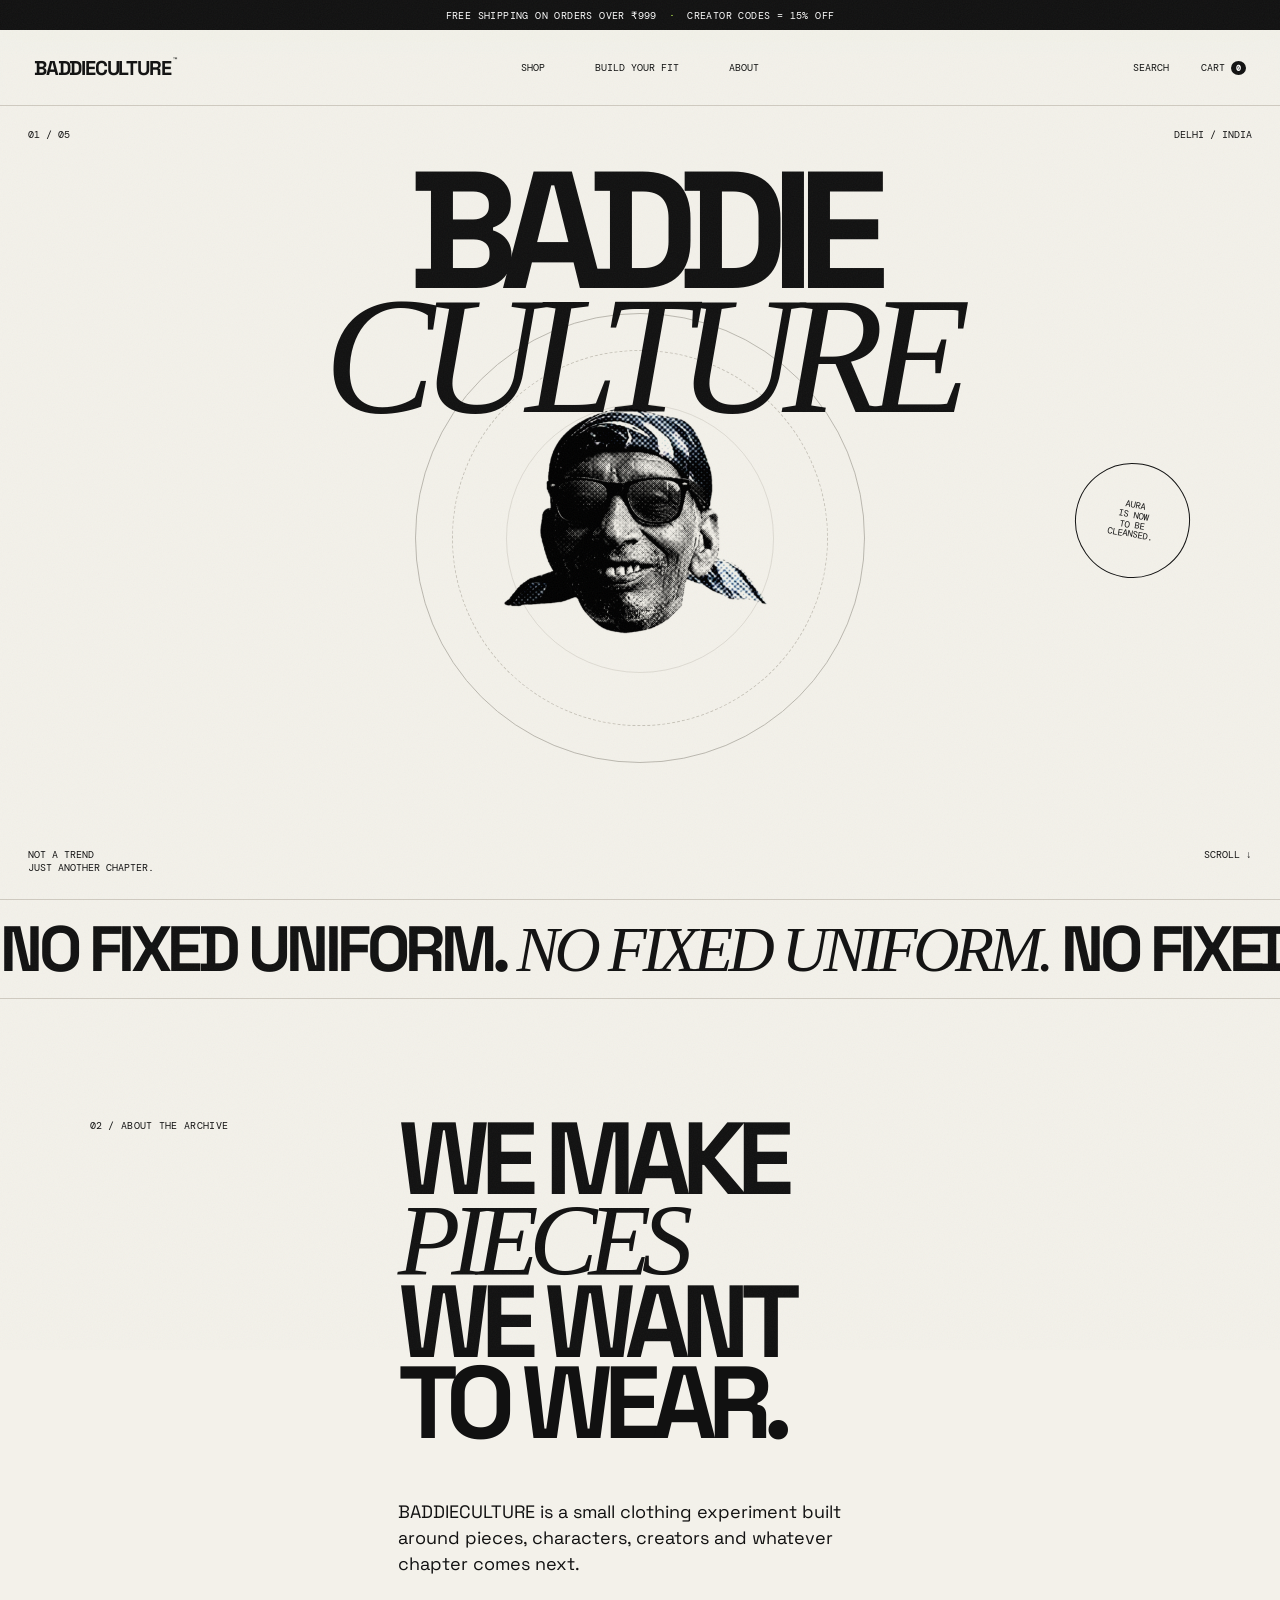
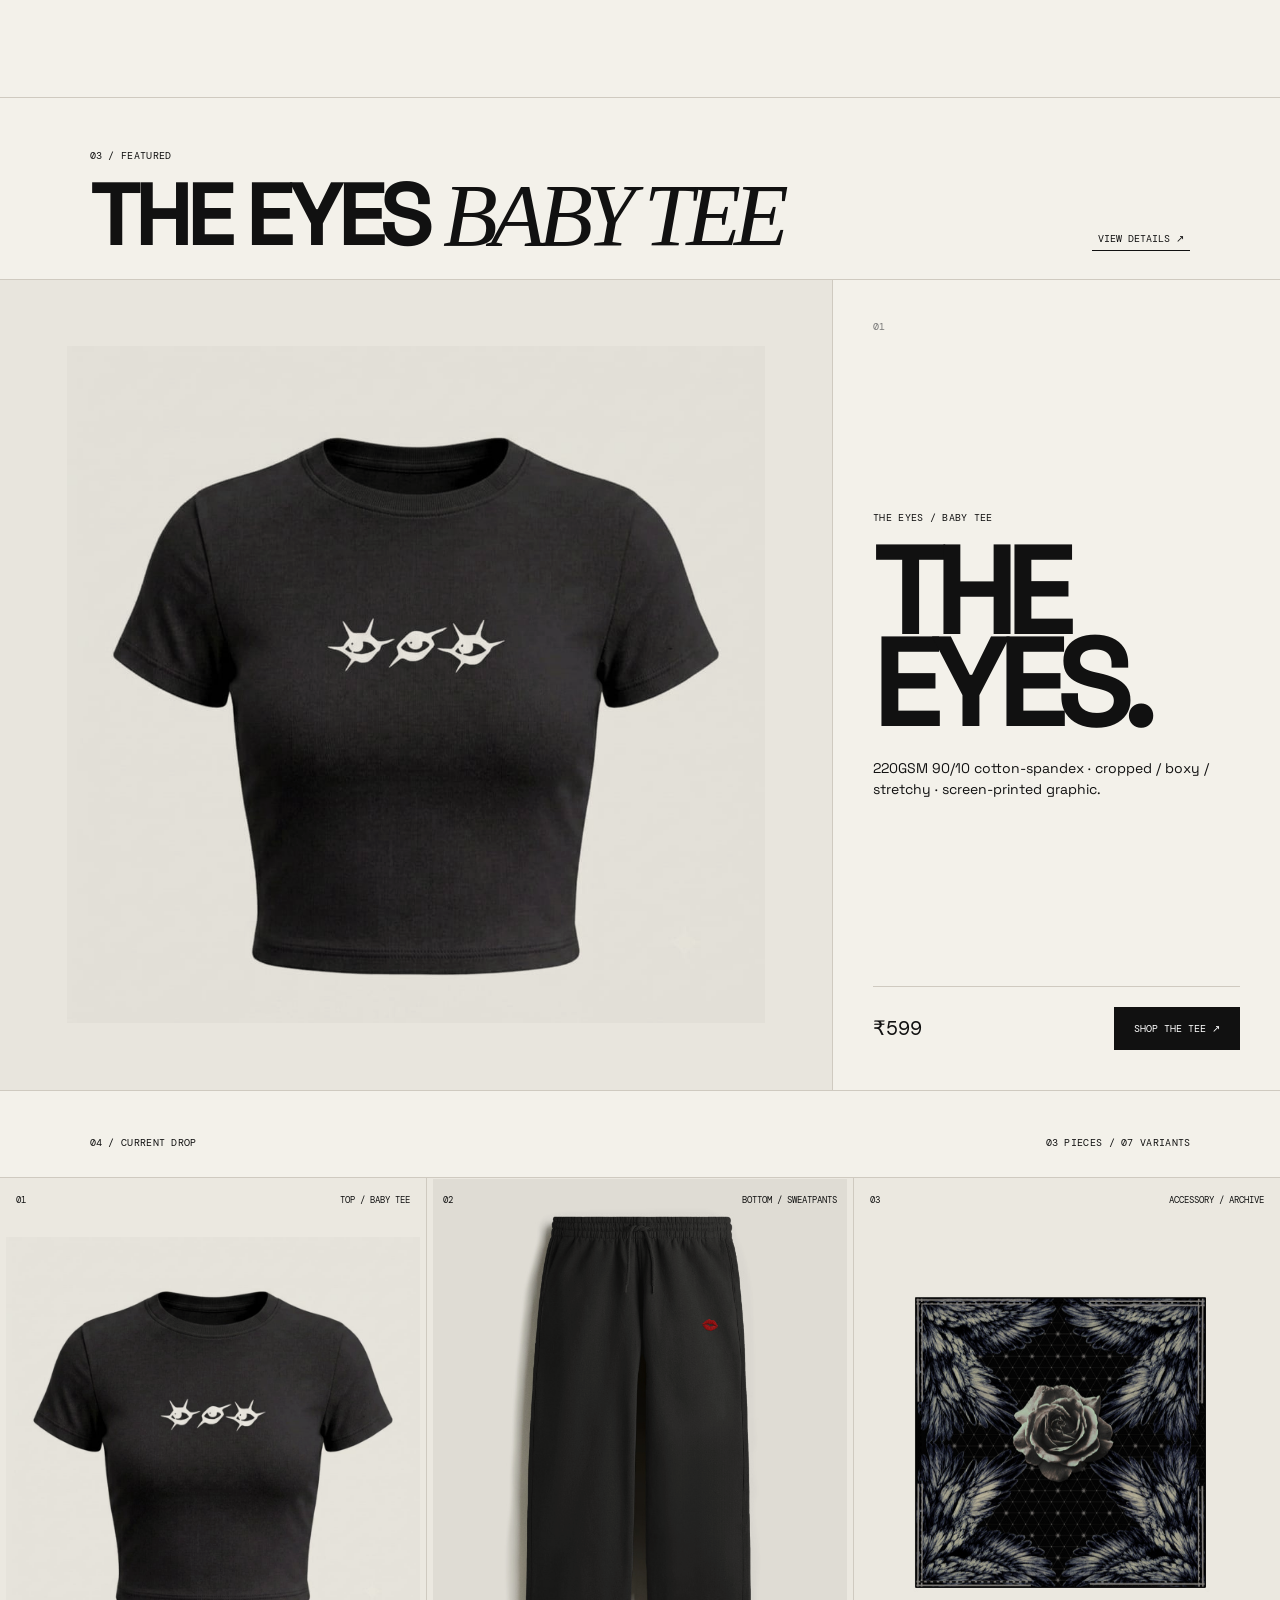
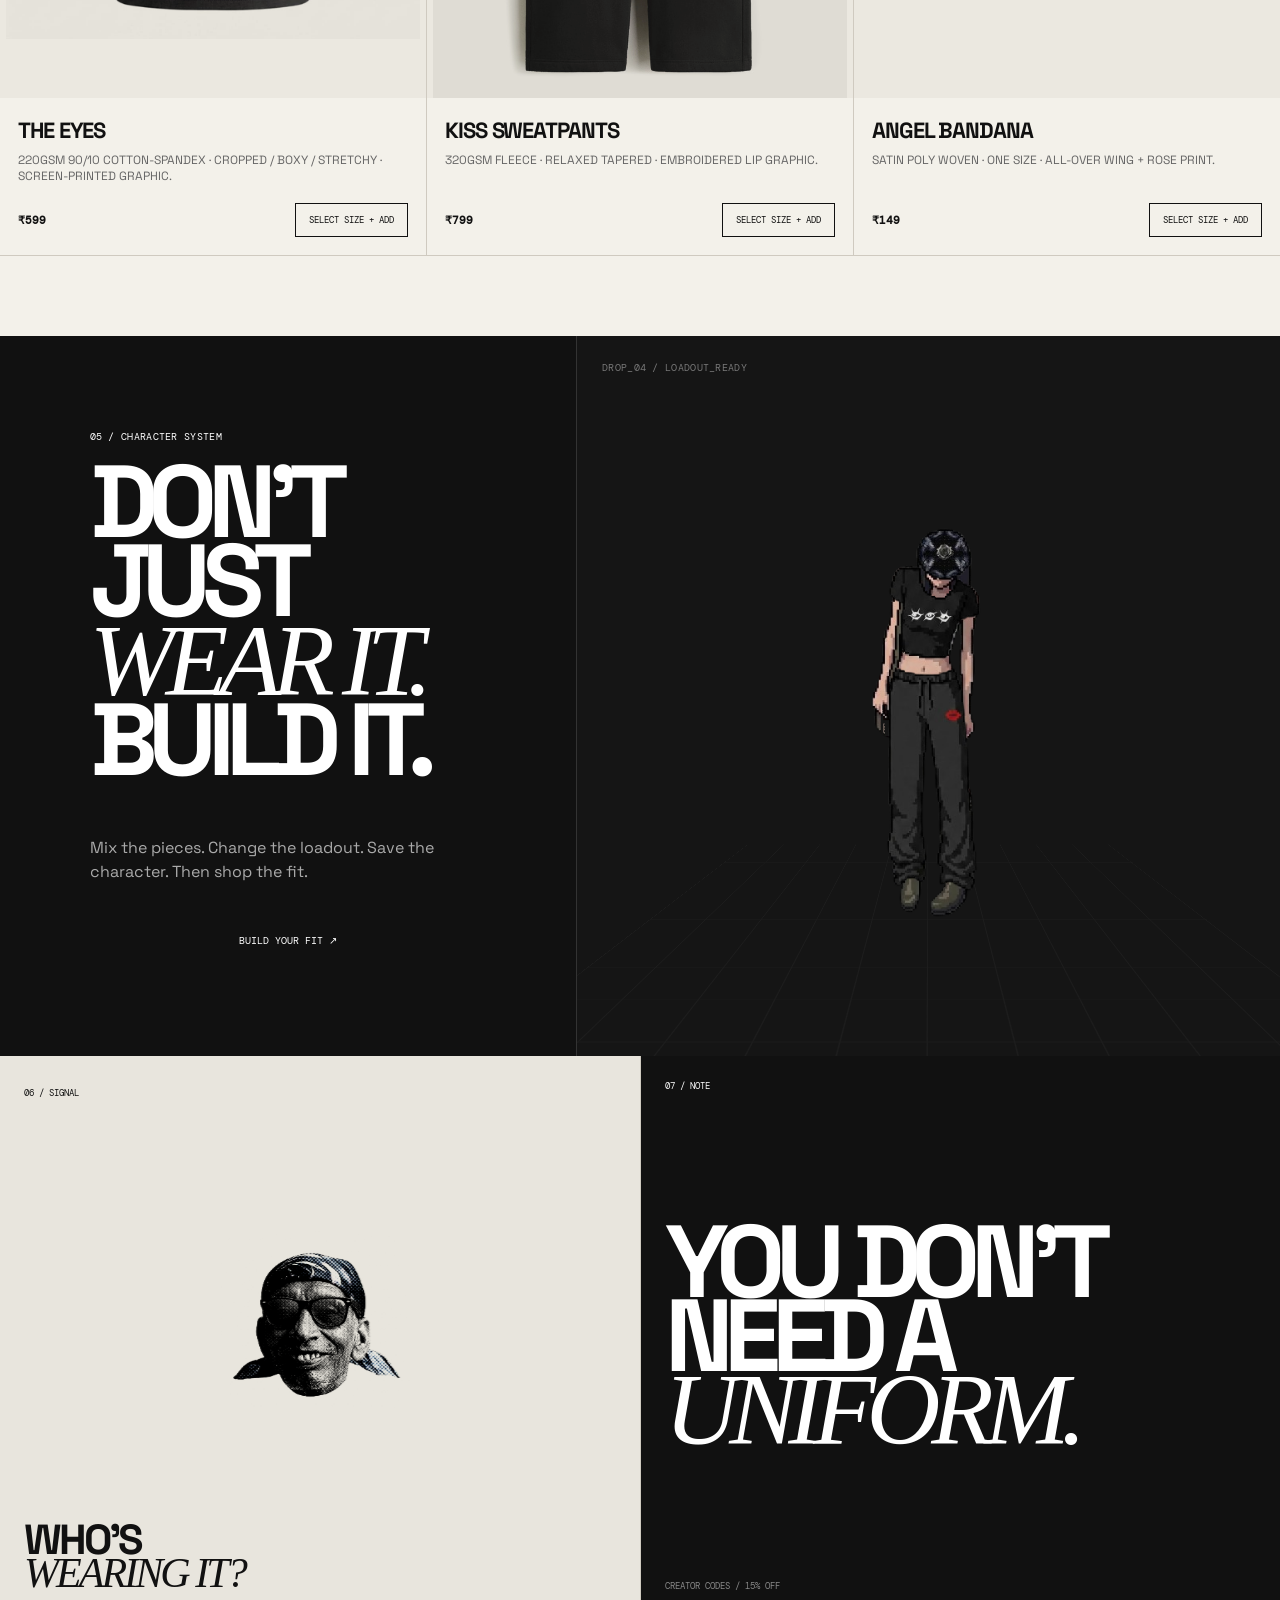
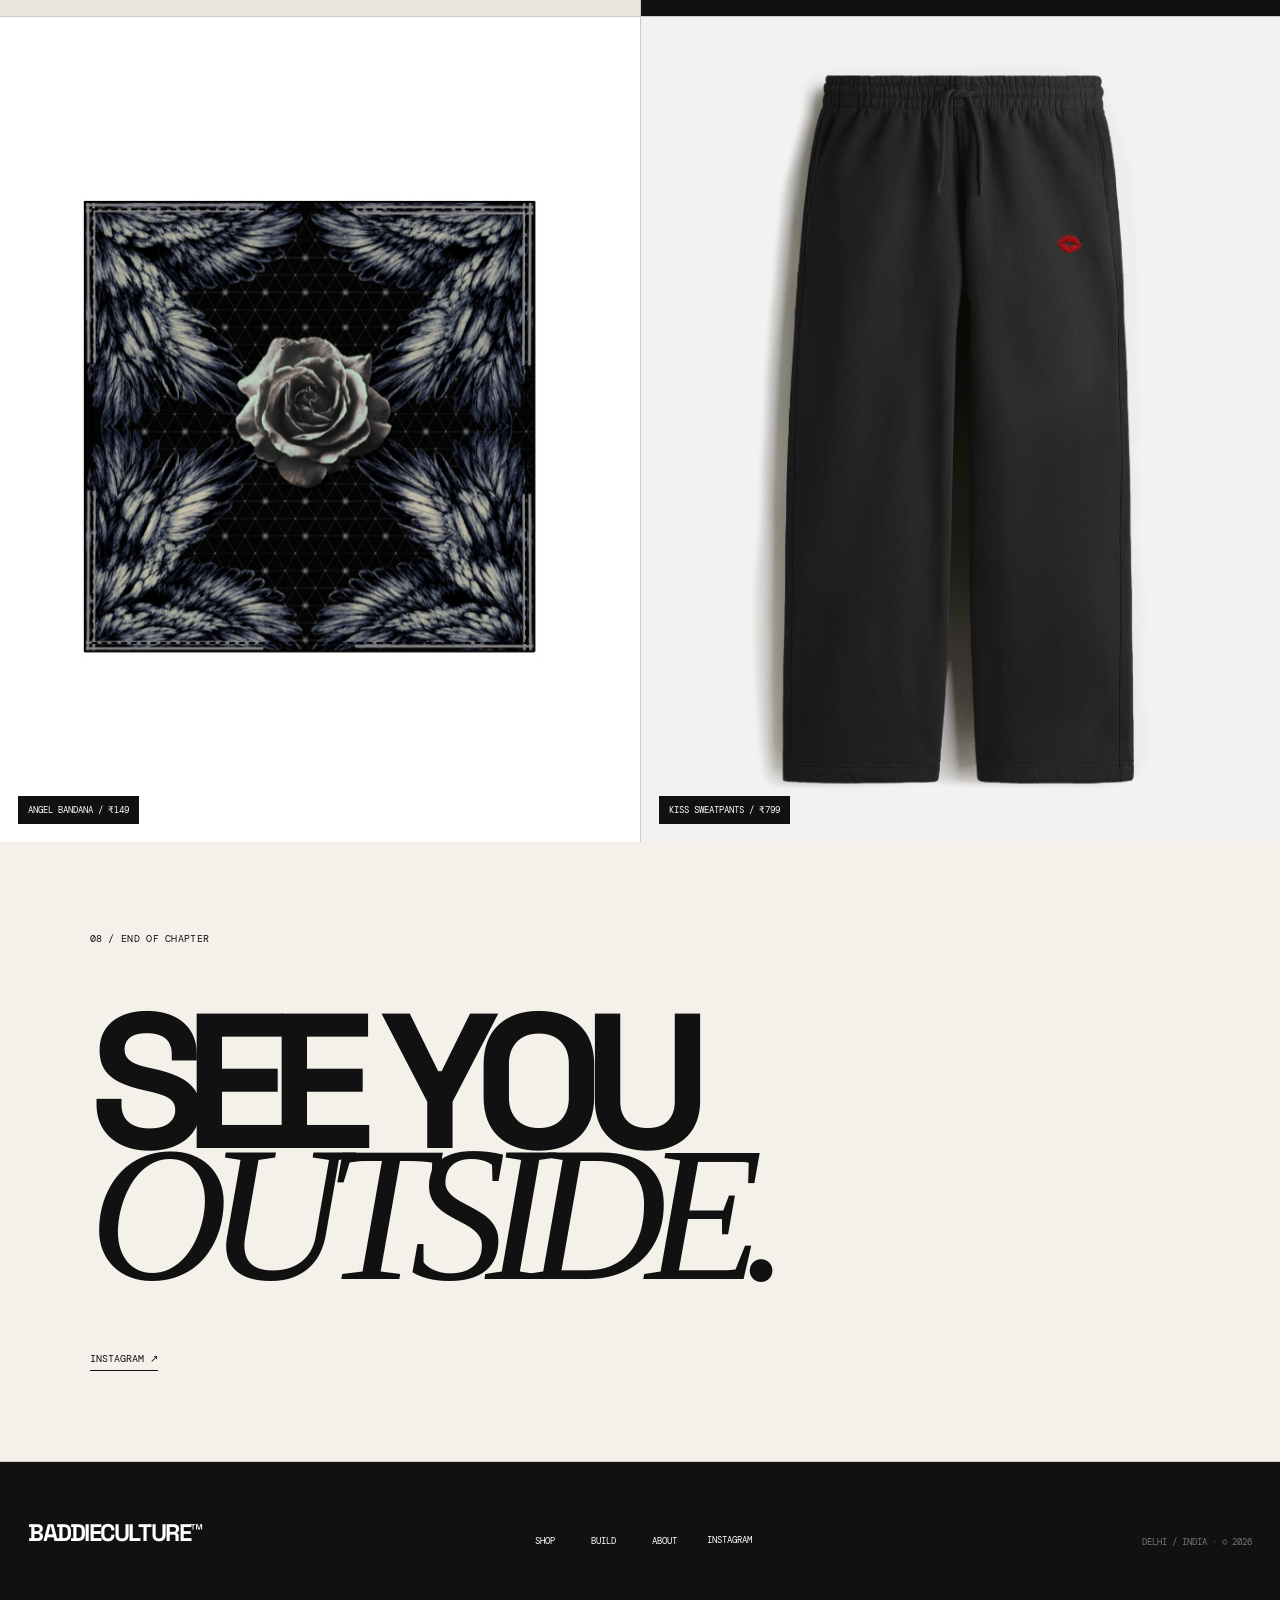
<file: index.html>
<!doctype html>
<html lang="en">
<head>
  <meta charset="utf-8">
  <meta name="viewport" content="width=device-width,initial-scale=1,viewport-fit=cover">
  <meta name="theme-color" content="#f4f2ec">
  <meta name="description" content="BADDIECULTURE — pieces, characters, and chapters from the archive.">
  <title>BADDIECULTURE — THE ARCHIVE</title>
  <link rel="preconnect" href="https://fonts.googleapis.com">
  <link rel="preconnect" href="https://fonts.gstatic.com" crossorigin>
  <link href="https://fonts.googleapis.com/css2?family=DM+Mono:wght@400;500&family=Space+Grotesk:wght@400;500;600;700&display=swap" rel="stylesheet">
  <link rel="stylesheet" href="styles.css">
</head>
<body>
  <div class="grain" aria-hidden="true"></div>
  <div class="cursor" aria-hidden="true"></div>
  <div class="announce">FREE SHIPPING ON ORDERS OVER ₹999 <span>·</span> CREATOR CODES = 15% OFF</div>

  <header class="site-nav" id="top">
    <button class="wordmark" data-scroll="home">BADDIECULTURE<span>™</span></button>
    <nav class="desktop-nav" aria-label="Primary">
      <button data-scroll="shop">SHOP</button>
      <button data-open-builder>BUILD YOUR FIT</button>
      <button data-scroll="about">ABOUT</button>
    </nav>
    <div class="nav-tools">
      <button data-search aria-label="Search">SEARCH</button>
      <button data-cart> CART <b id="cart-count">0</b></button>
      <button class="mobile-menu" data-menu aria-label="Menu">MENU</button>
    </div>
  </header>
  <div class="mobile-nav" id="mobile-nav">
    <button data-scroll="shop">SHOP</button>
    <button data-open-builder>BUILD YOUR FIT</button>
    <button data-scroll="about">ABOUT</button>
    <button data-scroll="contact">CONTACT</button>
  </div>

  <main id="home">
    <section class="hero">
      <div class="hero-copy hero-copy-top"><span>01 / 05</span><span>DELHI / INDIA</span></div>
      <div class="hero-title">BADDIE<br><em>CULTURE</em></div>
      <div class="hero-man">
        <div class="hero-ring"></div>
        <img src="assets/old-man.png" alt="BADDIECULTURE archive artwork">
      </div>
      <div class="hero-copy hero-copy-bottom"><span>NOT A TREND<br>JUST ANOTHER CHAPTER.</span><span>SCROLL ↓</span></div>
      <div class="hero-sticker">AURA<br>IS NOW<br>TO BE<br>CLEANSED.</div>
    </section>

    <section class="ticker" aria-label="Brand message"><div>NO FIXED UNIFORM. <i>NO FIXED UNIFORM.</i> NO FIXED UNIFORM. <i>NO FIXED UNIFORM.</i></div></section>

    <section class="intro split" id="about">
      <div class="eyebrow">02 / ABOUT THE ARCHIVE</div>
      <div>
        <h1>WE MAKE<br><em>PIECES</em><br>WE WANT<br>TO WEAR.</h1>
        <p>BADDIECULTURE is a small clothing experiment built around pieces, characters, creators and whatever chapter comes next.</p>
      </div>
    </section>

    <section class="featured" id="shop">
      <div class="section-head"><div><span class="eyebrow">03 / FEATURED</span><h2>THE EYES <em>BABY TEE</em></h2></div><button class="text-link" data-product="tee01">VIEW DETAILS ↗</button></div>
      <div class="featured-grid">
        <button class="featured-image image-button" data-product="tee01"><img src="assets/tee-black.jpg" alt="Black Eyes Baby Tee"></button>
        <div class="featured-copy">
          <div class="big-index">01</div>
          <div><span class="mono">THE EYES / BABY TEE</span><h3>THE<br>EYES.</h3><p>220GSM 90/10 cotton-spandex · cropped / boxy / stretchy · screen-printed graphic.</p></div>
          <div class="feature-bottom"><strong>₹599</strong><button class="primary" data-product="tee01">SHOP THE TEE ↗</button></div>
        </div>
      </div>
    </section>

    <section class="products-section">
      <div class="section-head compact"><span class="eyebrow">04 / CURRENT DROP</span><span class="mono">03 PIECES / 07 VARIANTS</span></div>
      <div class="product-grid" id="product-grid"></div>
    </section>

    <section class="build-feature">
      <div class="build-copy"><span class="eyebrow">05 / CHARACTER SYSTEM</span><h2>DON'T JUST<br><em>WEAR IT.</em><br>BUILD IT.</h2><p>Mix the pieces. Change the loadout. Save the character. Then shop the fit.</p><button class="primary dark" data-open-builder>BUILD YOUR FIT ↗</button></div>
      <div class="build-art"><div class="build-grid-lines"></div><div class="build-label mono">DROP_04 / LOADOUT_READY</div><div class="mini-character"><img src="builder/assets/fighter-base-top-bottom-clean.png" alt="Character builder preview"><img src="builder/assets/fighter-tee-black.png" alt=""><img src="builder/assets/fighter-pants-black.png" alt=""><img src="builder/assets/fighter-bandana.png" alt=""></div></div>
    </section>

    <section class="archive-grid">
      <article class="archive-card old"><span>06 / SIGNAL</span><img src="assets/old-man.png" alt="Archive artwork"><strong>WHO'S<br><em>WEARING IT?</em></strong></article>
      <article class="archive-card quote"><span>07 / NOTE</span><strong>YOU DON'T<br>NEED A<br><em>UNIFORM.</em></strong><small>CREATOR CODES / 15% OFF</small></article>
      <article class="archive-card bandana"><img src="assets/bandana.jpg" alt="Angel bandana"><span>ANGEL BANDANA / ₹149</span></article>
      <article class="archive-card pants"><img src="assets/pants-black.jpg" alt="Black Kiss sweatpants"><span>KISS SWEATPANTS / ₹799</span></article>
    </section>

    <section class="manifesto" id="contact"><div class="mono">08 / END OF CHAPTER</div><h2>SEE YOU<br><em>OUTSIDE.</em></h2><a href="https://instagram.com/baddieculture.in" target="_blank" rel="noopener">INSTAGRAM ↗</a></section>
  </main>

  <footer><div class="footer-word">BADDIECULTURE™</div><div class="footer-links"><button data-scroll="shop">SHOP</button><button data-open-builder>BUILD</button><button data-scroll="about">ABOUT</button><a href="https://instagram.com/baddieculture.in" target="_blank" rel="noopener">INSTAGRAM</a></div><span>DELHI / INDIA · © 2026</span></footer>

  <aside class="drawer-wrap" id="cart-drawer" aria-hidden="true"><div class="drawer-backdrop" data-close-cart></div><div class="drawer"><div class="drawer-head"><span>YOUR CART</span><button data-close-cart>×</button></div><div id="cart-items"></div><div class="drawer-foot"><div><span>SUBTOTAL</span><strong id="cart-total">₹0</strong></div><button class="primary dark full" id="go-checkout">CHECKOUT ↗</button></div></div></aside>

  <div class="modal" id="product-modal" aria-hidden="true"><div class="modal-backdrop" data-close-modal></div><section class="product-modal-card"><button class="modal-close" data-close-modal>×</button><div class="modal-media"><img id="modal-image" alt=""></div><div class="modal-info"><span class="eyebrow" id="modal-cat"></span><h2 id="modal-name"></h2><strong id="modal-price"></strong><p id="modal-desc"></p><div class="modal-row"><span>COLOR</span><div id="modal-colors"></div></div><div class="modal-row"><span>SIZE</span><div id="modal-sizes"></div></div><div class="modal-details" id="modal-details"></div><button class="primary dark full" id="modal-add">ADD TO CART</button></div></section></div>

  <div class="search-panel" id="search-panel" aria-hidden="true"><button data-search>×</button><span class="eyebrow">SEARCH THE ARCHIVE</span><input id="search-input" placeholder="TYPE TO SEARCH..." autocomplete="off"><div id="search-results"></div></div>

  <div class="checkout" id="checkout" aria-hidden="true"><div class="checkout-inner"><button class="back" id="checkout-back">← BACK TO CART</button><div class="checkout-head"><span class="eyebrow">CHECKOUT / WHATSAPP</span><h1>READY<br><em>WHEN YOU ARE.</em></h1></div><div class="checkout-grid"><form id="checkout-form"><label>NAME*<input name="name" required autocomplete="name"></label><label>MOBILE*<input name="mobile" required inputmode="tel" autocomplete="tel"></label><label>EMAIL<input name="email" type="email" autocomplete="email"></label><label>FULL ADDRESS*<textarea name="address" required autocomplete="street-address"></textarea></label><div class="two"><label>CITY*<input name="city" required autocomplete="address-level2"></label><label>STATE*<input name="state" required autocomplete="address-level1"></label></div><label>PINCODE*<input name="pincode" required inputmode="numeric" autocomplete="postal-code"></label><label>ORDER NOTES<textarea name="notes"></textarea></label></form><aside class="checkout-side"><div class="summary"><span class="eyebrow">ORDER SUMMARY</span><div id="checkout-items"></div><div class="redeem"><input id="redeem" placeholder="CREATOR / REDEEM CODE" maxlength="24"><button id="apply-code" type="button">APPLY</button></div><div id="redeem-msg" class="redeem-msg"></div><div class="summary-line"><span>SUBTOTAL</span><b id="checkout-subtotal">₹0</b></div><div class="summary-line"><span>DISCOUNT</span><b id="checkout-discount">—</b></div><div class="summary-line total"><span>TOTAL</span><b id="checkout-total">₹0</b></div><button class="primary dark full" type="submit" form="checkout-form">ORDER VIA WHATSAPP ↗</button><small>WhatsApp opens with the complete order, customer details, redeem code and total already filled in.</small></div></aside></div></div></div>

  <div class="builder-overlay" id="builder-overlay" aria-hidden="true"><div class="builder-top"><span>BADDIECULTURE / CHARACTER SYSTEM</span><button data-close-builder>× CLOSE</button></div><iframe id="builder-frame" title="BADDIECULTURE character builder" src="builder/index.html"></iframe></div>
  <div class="toast" id="toast" role="status" aria-live="polite"></div>
  <script src="app.js"></script>
</body>
</html>
</file>
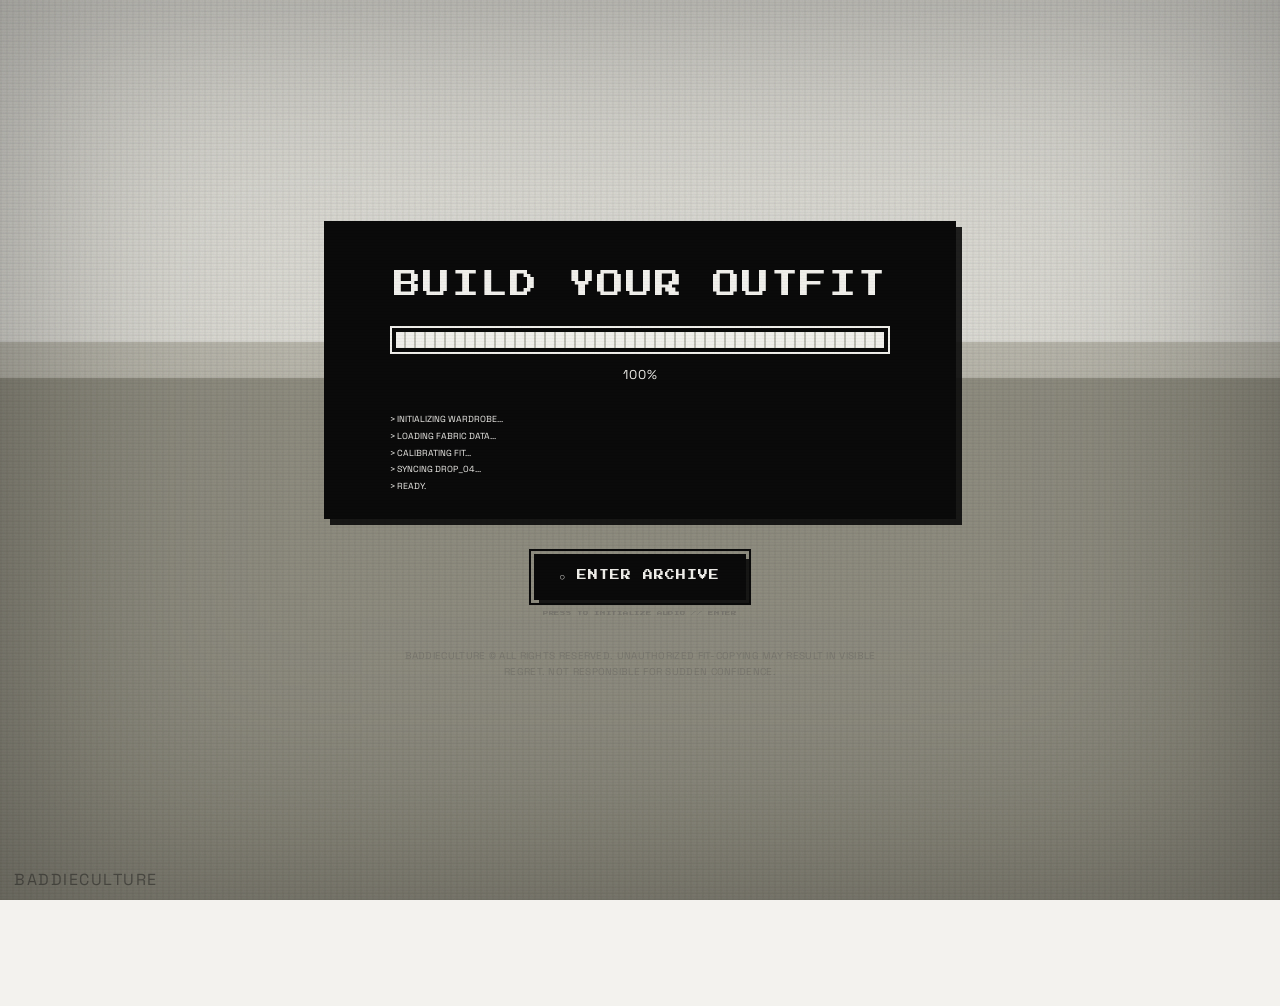
<file: builder/index.html>
<!DOCTYPE html>
<html lang="en">
<head>
  <meta charset="UTF-8">
  <meta name="viewport" content="width=device-width, initial-scale=1.0, viewport-fit=cover">
  <meta name="theme-color" content="#0a0a0a">
  <meta name="description" content="BADDIECULTURE // BUILD YOUR OUTFIT">
  <meta name="theme-color" content="#0a0a0a">
  <title>BADDIECULTURE // BUILD YOUR OUTFIT</title>
  <link rel="preconnect" href="https://fonts.googleapis.com">
  <link rel="preconnect" href="https://fonts.gstatic.com" crossorigin>
  <link href="https://fonts.googleapis.com/css2?family=Press+Start+2P&family=Space+Grotesk:wght@400;500;600;700&display=swap" rel="stylesheet">
  <link rel="stylesheet" href="styles.css">
</head>
<body>
  <div class="liminal-bg" aria-hidden="true"></div>
  <div class="grain-overlay" aria-hidden="true"></div>
  <div class="scan-overlay" aria-hidden="true"></div>
  <button class="brand-mark pixel" id="brand-secret" type="button" aria-label="BADDIECULTURE signal">BADDIECULTURE</button>
  <div class="signal-toast pixel" id="signal-toast" role="status" aria-live="polite"></div>

  <main id="app">
    <section class="screen active" id="screen-boot" aria-label="Loading">
      <div class="panel boot-card">
        <div class="boot-title pixel">BUILD YOUR OUTFIT</div>
        <div class="boot-bar-wrap">
          <div class="boot-bar-frame"><div class="boot-bar-track"><div class="boot-bar-fill" id="boot-fill"></div></div></div>
          <div class="boot-pct" id="boot-pct">00%</div>
        </div>
        <div class="boot-log" id="boot-log" aria-live="polite">
          <span>&gt; INITIALIZING WARDROBE...</span>
          <span>&gt; LOADING FABRIC DATA...</span>
          <span>&gt; CALIBRATING FIT...</span>
          <span>&gt; SYNCING DROP_04...</span>
          <span>&gt; READY.</span>
        </div>
      </div>
      <div class="boot-enter" id="boot-enter" hidden>
        <button class="enter-btn pixel" id="enter-btn" type="button">○ ENTER ARCHIVE</button>
        <div class="enter-hint pixel">PRESS TO INITIALIZE AUDIO // ENTER</div>
      </div>
      <p class="disclaimer">BADDIECULTURE © ALL RIGHTS RESERVED. UNAUTHORIZED FIT-COPYING MAY RESULT IN VISIBLE REGRET. NOT RESPONSIBLE FOR SUDDEN CONFIDENCE.</p>
    </section>

    <section class="screen" id="screen-select" aria-label="Build your outfit">
      <header class="hud-header">
        <span>DROP_04 // ARCHIVE_04</span>
        <span class="title">SELECT LOADOUT</span>
        <span id="drop-counter" aria-label="Drop availability">37 / 100 AVAILABLE</span><button class="sound-toggle pixel" id="sound-toggle" type="button" aria-pressed="false" aria-label="Toggle background music">♪ MUSIC: ON</button><span id="stage-count" class="sr-only" aria-hidden="true">01 / 03</span>
      </header>

      <div class="preset-bar" aria-label="Outfit presets">
        <span class="preset-label pixel">PRESETS</span>
        <button class="preset-btn pixel" type="button" data-preset="default">DEFAULT</button>
        <button class="preset-btn pixel" type="button" data-preset="all-black">ALL BLACK</button>
        <button class="preset-btn pixel" type="button" data-preset="street">STREET</button>
        <button class="preset-btn pixel" type="button" data-preset="angel">ANGEL</button>
        <button class="preset-btn pixel" type="button" data-preset="full-fit">FULL FIT</button>
        <button class="random-btn pixel" id="randomize-btn" type="button">⚄ RANDOMIZE</button>
      </div>

      <div class="select-body">
        <button class="arrow-btn pixel" id="prev-btn" aria-label="Previous product">‹</button>

        <div class="product-stage">
          <article class="product-card" id="product-card">
            <div class="product-image" id="product-image">
              <span class="cat-tag" id="product-cat">TOP</span>
              <img id="product-img" src="" alt="" width="500" height="500" loading="eager" decoding="async">
              <span class="image-index pixel" id="image-index">01</span>
              <div class="asset-error" id="asset-error" hidden role="alert"><span class="pixel">ASSET ERROR</span><button type="button" class="retry-btn pixel" id="retry-img">↻ RETRY</button></div>
            </div>
            <div class="product-name pixel" id="product-name">THREE EYES BABY TEE</div>
            <div class="product-price pixel" id="product-price">₹500</div>
            <div class="color-row" id="color-row"></div>
            <button class="add-btn pixel" id="add-btn">× ADD TO OUTFIT</button>
            <div class="micro-copy" id="micro-copy">SELECT A COLOR // ADD TO LOADOUT</div>
            <button class="info-toggle pixel" id="info-toggle" type="button" aria-expanded="false">+ ITEM DATA</button>
            <div class="product-info" id="product-info" hidden></div>
          </article>

          <div class="mannequin-wrap">
            <div class="mannequin-label pixel">YOUR FIGHTER</div>
            <div class="fighter-frame">
              <div id="mannequin" class="fighter-stack" aria-label="Your fighter outfit">
                <img id="fighter-base" class="fighter-layer base" alt="BADDIECULTURE fighter base" width="432" height="578" decoding="async">
                <img id="fighter-bottom" class="fighter-layer bottom" alt="Equipped bottom" width="432" height="578" decoding="async">
                <img id="fighter-top" class="fighter-layer top" alt="Equipped top" width="432" height="578" decoding="async">
                <img id="fighter-accessory" class="fighter-layer accessory" alt="Equipped accessory" width="432" height="578" decoding="async">
              </div>
              <span class="fighter-status pixel" id="fighter-status">BASE LOADOUT</span>
            </div>
            <div class="tray" id="tray" aria-label="Selected outfit slots">
              <button class="tray-slot" data-slot="top" type="button">TOP</button>
              <button class="tray-slot" data-slot="bottom" type="button">BTM</button>
              <button class="tray-slot" data-slot="accessory" type="button">ACC</button>
            </div>
            <button class="stats-toggle pixel" id="stats-toggle" type="button" aria-expanded="false">+ FIGHTER DATA</button>
            <div class="fighter-stats" id="fighter-stats" aria-label="Fighter stats" hidden>
              <div><span>AURA</span><b id="stat-aura">05</b></div>
              <div><span>CHAOS</span><b id="stat-chaos">05</b></div>
              <div><span>STYLE</span><b id="stat-style">05</b></div>
              <div><span>ENERGY</span><b id="stat-energy">05</b></div>
            </div>
</div>
        </div>

        <button class="arrow-btn pixel" id="next-btn" aria-label="Next product">›</button>
      </div>

      <div class="character-actions">
        <button class="save-fit-btn pixel" id="save-fit-btn" type="button">↓ SAVE CHARACTER</button>
        <button class="share-fit-btn pixel" id="share-fit-btn" type="button">↗ SHARE CHARACTER</button>
      </div>

      <button class="proceed-btn pixel" id="proceed-btn">○ VIEW LOADOUT</button>
    </section>

    <section class="screen" id="screen-loadout" aria-label="Your loadout">
      <button class="back-link pixel" id="back-to-select">← BACK TO SELECT</button>
      <header class="hud-header"><span class="title">YOUR LOADOUT</span><span id="loadout-count">0 ITEMS</span></header>
      <div class="loadout-grid" id="loadout-grid"></div>
      <div class="redeem-box">
        <input type="text" id="redeem-input" placeholder="ENTER CREATOR CODE" autocomplete="off" maxlength="24">
        <button id="redeem-btn" class="pixel">○ APPLY</button>
      </div>
      <div class="redeem-msg" id="redeem-msg" aria-live="polite"></div>
      <div class="hud-box">
        <div class="hud-box-title">ORDER SUMMARY</div>
        <div id="price-lines"></div>
      </div>
      <button class="confirm-btn pixel" id="confirm-btn" disabled>× CONFIRM ORDER</button>
    </section>

    <section class="screen" id="screen-confirm" aria-label="Order confirmation">
      <div class="panel confirm-card">
        <div class="connecting-text pixel connecting-dots" id="connecting-text">CONNECTING</div>
        <div class="confirm-summary" id="confirm-summary"></div>
        <a href="#" target="_blank" rel="noopener" class="wa-btn pixel" id="wa-link">○ OPEN WHATSAPP</a>
        <div class="confirm-note">Your outfit details are pre-filled in the message. We'll ask for your delivery address once you confirm.</div>
      </div>
      <button class="back-link pixel" id="restart-btn">← START OVER</button>
    </section>
  </main>

  <aside class="cart-drawer" id="cart-drawer" aria-label="Cart" aria-hidden="true">
    <div class="cart-head">
      <span class="pixel">YOUR CART</span>
      <button class="cart-close pixel" id="cart-close" type="button" aria-label="Close cart">×</button>
    </div>
    <div class="cart-items" id="cart-items"></div>
    <div class="cart-foot">
      <div class="cart-total pixel"><span>TOTAL</span><span id="cart-total">₹0</span></div>
      <button class="cart-checkout pixel" id="cart-checkout" type="button" aria-label="View your loadout">○ VIEW LOADOUT</button>
    </div>
  </aside>
  <button class="cart-fab pixel" id="cart-fab" type="button" aria-label="Open cart">CART <span id="cart-count-badge">0</span></button>

    <script src="app.js" defer></script>
</body>
</html>
</file>
<file: styles.css>
:root{--paper:#f3f1ea;--ink:#111;--muted:#777;--line:#cfcac0;--soft:#e7e3d9;--acid:#c9ff55;--mono:'DM Mono',monospace;--grotesk:'Space Grotesk',Arial,sans-serif}*{box-sizing:border-box}html{scroll-behavior:smooth}body{margin:0;background:var(--paper);color:var(--ink);font-family:var(--grotesk);overflow-x:hidden}button,a,input,textarea{font:inherit}button{border:0;background:none;color:inherit;cursor:pointer}a{text-decoration:none;color:inherit}.grain{position:fixed;inset:-50%;z-index:50;pointer-events:none;opacity:.045;background-image:url("data:image/svg+xml,%3Csvg xmlns='http://www.w3.org/2000/svg' width='160' height='160'%3E%3Cfilter id='n'%3E%3CfeTurbulence type='fractalNoise' baseFrequency='.8' numOctaves='4' stitchTiles='stitch'/%3E%3C/filter%3E%3Crect width='100%25' height='100%25' filter='url(%23n)'/%3E%3C/svg%3E");animation:grain .25s steps(2) infinite}@keyframes grain{0%{transform:translate(0,0)}25%{transform:translate(2%,-1%)}50%{transform:translate(-1%,2%)}75%{transform:translate(1%,1%)}100%{transform:translate(-2%,-1%)}}.announce{height:30px;background:#111;color:#fff;display:flex;justify-content:center;align-items:center;gap:12px;font:10px var(--mono);letter-spacing:.04em}.announce span{color:var(--acid)}.site-nav{height:76px;padding:0 28px;border-bottom:1px solid var(--line);display:grid;grid-template-columns:1fr auto 1fr;align-items:center;position:sticky;top:0;background:rgba(243,241,234,.93);backdrop-filter:blur(10px);z-index:40}.wordmark{justify-self:start;font-size:20px;font-weight:700;letter-spacing:-.06em}.wordmark span{font-size:8px;vertical-align:top;margin-left:3px}.desktop-nav{display:flex;gap:38px;font:10px var(--mono)}.desktop-nav button,.nav-tools button{position:relative}.desktop-nav button:after,.nav-tools button:after{content:'';position:absolute;left:0;right:100%;bottom:-7px;height:1px;background:#111;transition:right .3s}.desktop-nav button:hover:after,.nav-tools button:hover:after{right:0}.nav-tools{justify-self:end;display:flex;gap:20px;font:10px var(--mono)}.nav-tools b{background:#111;color:#fff;padding:2px 5px;border-radius:50%;font-size:8px}.mobile-menu{display:none}.mobile-nav{display:none}.hero{height:calc(100vh - 106px);min-height:650px;position:relative;overflow:hidden;border-bottom:1px solid var(--line)}.hero-copy{position:absolute;z-index:2;left:28px;right:28px;display:flex;justify-content:space-between;font:10px var(--mono)}.hero-copy-top{top:22px}.hero-copy-bottom{bottom:25px}.hero-title{position:absolute;z-index:2;top:8%;left:50%;transform:translateX(-50%);width:100%;text-align:center;font-size:clamp(72px,13vw,190px);font-weight:700;line-height:.74;letter-spacing:-.105em;pointer-events:none}.hero-title em{font-family:Georgia,serif;font-weight:400;letter-spacing:-.09em}.hero-man{position:absolute;inset:17% 0 8%;display:grid;place-items:center}.hero-man img{width:min(44vw,510px);height:min(44vw,510px);object-fit:contain;position:relative;z-index:2;mix-blend-mode:multiply;animation:float 5s ease-in-out infinite}.hero-ring{position:absolute;width:min(38vw,450px);height:min(38vw,450px);border:1px solid #bbb8af;border-radius:50%;animation:spin 20s linear infinite}.hero-ring:before,.hero-ring:after{content:'';position:absolute;inset:8%;border:1px dashed #c8c4ba;border-radius:50%}.hero-ring:after{inset:20%;border-style:solid;opacity:.5}@keyframes float{0%,100%{transform:translateY(0) rotate(-1deg)}50%{transform:translateY(-14px) rotate(1deg)}}@keyframes spin{to{transform:rotate(360deg)}}.hero-sticker{position:absolute;right:7%;top:45%;z-index:3;width:115px;height:115px;border:1px solid #111;border-radius:50%;display:grid;place-items:center;text-align:center;font:9px var(--mono);line-height:1.1;transform:rotate(10deg);animation:pulse 3s ease-in-out infinite}@keyframes pulse{50%{transform:rotate(3deg) scale(1.04)}}.ticker{overflow:hidden;border-bottom:1px solid var(--line);white-space:nowrap;font-size:clamp(36px,5vw,72px);font-weight:700;letter-spacing:-.07em;padding:8px 0}.ticker div{display:inline-block;animation:marquee 20s linear infinite}.ticker i{font-family:Georgia,serif;font-weight:400}@keyframes marquee{to{transform:translateX(-50%)}}.split{display:grid;grid-template-columns:28% 72%;min-height:650px;padding:120px 7vw;border-bottom:1px solid var(--line)}.eyebrow,.mono{font:10px var(--mono);letter-spacing:.03em}.split h1{font-size:clamp(60px,8vw,130px);line-height:.79;letter-spacing:-.09em;margin:0 0 55px}.split h1 em,.featured h2 em,.build-copy h2 em,.manifesto em{font-family:Georgia,serif;font-weight:400}.split p{max-width:490px;font-size:18px;line-height:1.45;margin:0}.featured{border-bottom:1px solid var(--line)}.section-head{padding:45px 7vw 28px;display:flex;align-items:end;justify-content:space-between}.section-head h2{font-size:clamp(45px,7vw,100px);line-height:.8;letter-spacing:-.08em;margin:15px 0 0}.text-link{font:10px var(--mono);border-bottom:1px solid #111;padding-bottom:5px}.featured-grid{display:grid;grid-template-columns:1.3fr .7fr;min-height:680px;border-top:1px solid var(--line)}.featured-image{padding:8%;background:#e8e5dd;display:grid;place-items:center;overflow:hidden}.featured-image img{width:100%;height:100%;object-fit:contain;mix-blend-mode:multiply;transition:transform .8s cubic-bezier(.2,.8,.2,1)}.featured-image:hover img{transform:scale(1.06) rotate(-1deg)}.featured-copy{border-left:1px solid var(--line);padding:40px;display:flex;flex-direction:column;justify-content:space-between}.big-index{font:10px var(--mono);color:var(--muted)}.featured-copy h3{font-size:clamp(80px,10vw,150px);line-height:.72;letter-spacing:-.1em;margin:18px 0 30px}.featured-copy p{font-size:14px;line-height:1.5;max-width:360px}.feature-bottom{display:flex;justify-content:space-between;align-items:center;border-top:1px solid var(--line);padding-top:20px}.feature-bottom strong{font:20px var(--mono)}.primary{background:#111;color:#fff;padding:15px 20px;font:10px var(--mono);transition:transform .2s,box-shadow .2s}.primary:hover{transform:translate(-3px,-3px);box-shadow:5px 5px 0 var(--acid)}.primary.dark{background:#111;color:#fff}.full{width:100%}.products-section{padding-bottom:80px}.section-head.compact{align-items:center}.product-grid{display:grid;grid-template-columns:repeat(3,1fr);gap:1px;background:var(--line);border-top:1px solid var(--line);border-bottom:1px solid var(--line)}.product-card{background:var(--paper);min-width:0}.product-media{height:520px;background:#ebe8e0;position:relative;overflow:hidden;display:grid;place-items:center}.product-media img{width:100%;height:100%;object-fit:contain;mix-blend-mode:multiply;transition:transform .65s cubic-bezier(.2,.8,.2,1)}.product-card:hover .product-media img{transform:scale(1.05)}.product-no{position:absolute;left:16px;top:16px;font:9px var(--mono);z-index:2}.product-cat{position:absolute;right:16px;top:16px;font:9px var(--mono);z-index:2}.product-body{padding:18px}.product-body h3{font-size:22px;margin:0 0 8px;letter-spacing:-.05em}.product-body p{font-size:12px;color:#666;min-height:35px;margin:0 0 16px}.product-meta{display:flex;justify-content:space-between;align-items:center;font:11px var(--mono)}.card-buy{border:1px solid #111;padding:10px 13px;font:9px var(--mono);transition:.2s}.card-buy:hover{background:#111;color:#fff}.build-feature{display:grid;grid-template-columns:45% 55%;min-height:720px;background:#111;color:#fff}.build-copy{padding:90px 7vw;display:flex;flex-direction:column;justify-content:center}.build-copy h2{font-size:clamp(65px,8vw,130px);line-height:.77;letter-spacing:-.09em;margin:20px 0 40px}.build-copy p{max-width:410px;color:#aaa;line-height:1.5;margin-bottom:35px}.build-art{position:relative;overflow:hidden;border-left:1px solid #333;background:#151515;display:grid;place-items:center}.build-grid-lines{position:absolute;inset:0;background-image:linear-gradient(#2a2a2a 1px,transparent 1px),linear-gradient(90deg,#2a2a2a 1px,transparent 1px);background-size:70px 70px;opacity:.35;transform:perspective(500px) rotateX(55deg) scale(1.3);transform-origin:center bottom}.build-label{position:absolute;left:25px;top:25px;color:#777}.mini-character{position:relative;width:min(55%,360px);aspect-ratio:432/578}.mini-character img{position:absolute;inset:0;width:100%;height:100%;object-fit:contain}.mini-character{animation:float 4s ease-in-out infinite}.archive-grid{display:grid;grid-template-columns:1fr 1fr;gap:1px;background:var(--line)}.archive-card{min-height:560px;background:var(--paper);position:relative;overflow:hidden;padding:24px}.archive-card span,.archive-card>small{font:9px var(--mono)}.archive-card.old{background:#e8e5dd}.archive-card.old img{position:absolute;width:55%;height:55%;object-fit:contain;left:50%;top:50%;transform:translate(-50%,-50%);mix-blend-mode:multiply}.archive-card.old strong{position:absolute;left:24px;bottom:25px;font-size:42px;line-height:.8;letter-spacing:-.07em}.archive-card.old em,.archive-card.quote em{font-family:Georgia,serif;font-weight:400}.archive-card.quote{background:#111;color:#fff;display:flex;flex-direction:column;justify-content:space-between}.archive-card.quote strong{font-size:clamp(60px,8vw,110px);line-height:.72;letter-spacing:-.09em}.archive-card.quote small{font:9px var(--mono);color:#888}.archive-card.bandana,.archive-card.pants{padding:0}.archive-card.bandana img,.archive-card.pants img{width:100%;height:100%;object-fit:cover;transition:transform .8s}.archive-card.bandana:hover img,.archive-card.pants:hover img{transform:scale(1.04)}.archive-card.bandana span,.archive-card.pants span{position:absolute;left:18px;bottom:18px;background:#111;color:#fff;padding:8px 10px}.manifesto{min-height:620px;padding:90px 7vw;border-bottom:1px solid var(--line);display:flex;flex-direction:column;justify-content:space-between}.manifesto h2{font-size:clamp(90px,15vw,230px);line-height:.68;letter-spacing:-.11em;margin:0}.manifesto a{font:10px var(--mono);border-bottom:1px solid #111;width:max-content;padding-bottom:5px}footer{background:#111;color:#fff;padding:55px 28px;display:grid;grid-template-columns:1fr auto 1fr;gap:30px;align-items:end}.footer-word{font-size:24px;font-weight:700;letter-spacing:-.06em}.footer-links{display:flex;gap:24px;font:9px var(--mono)}footer>span{justify-self:end;font:9px var(--mono);color:#777}.drawer-wrap,.modal,.checkout,.builder-overlay,.search-panel{display:none}.drawer-wrap.open,.modal.open,.checkout.open,.builder-overlay.open,.search-panel.open{display:block}.drawer-wrap{position:fixed;inset:0;z-index:100}.drawer-backdrop,.modal-backdrop{position:absolute;inset:0;background:rgba(0,0,0,.45)}.drawer{position:absolute;right:0;top:0;bottom:0;width:min(520px,100vw);background:var(--paper);padding:25px;overflow:auto}.drawer-head{display:flex;justify-content:space-between;font:10px var(--mono);border-bottom:1px solid var(--line);padding-bottom:20px}.drawer-head button,.modal-close{font-size:25px}.cart-line{display:grid;grid-template-columns:100px 1fr auto;gap:15px;padding:18px 0;border-bottom:1px solid var(--line);align-items:center}.cart-line img{width:100px;height:100px;object-fit:contain;background:#e8e5dd;mix-blend-mode:multiply}.cart-line b{display:block;font-size:14px}.cart-line small{display:block;color:#777;font:9px var(--mono);margin:8px 0}.cart-line strong{font:12px var(--mono)}.cart-line button{font-size:20px}.drawer-foot{padding-top:25px}.drawer-foot>div{display:flex;justify-content:space-between;margin-bottom:15px;font:11px var(--mono)}.drawer-foot strong{font-size:16px}.empty-cart{padding:80px 0;text-align:center;font:10px var(--mono);color:#777}.modal{position:fixed;inset:0;z-index:110}.product-modal-card{position:absolute;inset:5vh 5vw;background:var(--paper);display:grid;grid-template-columns:1.15fr .85fr;overflow:auto}.modal-close{position:absolute;right:20px;top:15px;z-index:3}.modal-media{background:#e8e5dd;display:grid;place-items:center;padding:8%}.modal-media img{width:100%;height:100%;object-fit:contain;mix-blend-mode:multiply}.modal-info{padding:70px 50px;display:flex;flex-direction:column}.modal-info h2{font-size:clamp(50px,6vw,95px);line-height:.8;letter-spacing:-.08em;margin:20px 0}.modal-info>strong{font:18px var(--mono)}.modal-info p{color:#555;line-height:1.5;max-width:420px}.modal-row{border-top:1px solid var(--line);padding:18px 0;display:grid;grid-template-columns:80px 1fr;gap:15px;font:9px var(--mono);align-items:start}.modal-row>div{display:flex;gap:6px;flex-wrap:wrap}.choice{border:1px solid var(--line);padding:8px 10px;font:9px var(--mono)}.choice.active{background:#111;color:#fff;border-color:#111}.modal-details{border-top:1px solid var(--line);padding:18px 0;font:9px/1.7 var(--mono);color:#666;margin-bottom:15px}.search-panel{position:fixed;inset:0;background:var(--paper);z-index:120;padding:8vh 10vw}.search-panel>button{position:absolute;right:30px;top:25px;font-size:30px}.search-panel input{display:block;width:100%;font-size:clamp(50px,9vw,140px);letter-spacing:-.08em;background:none;border:0;border-bottom:1px solid #111;outline:none;margin:30px 0 40px}.search-result{padding:18px 0;border-bottom:1px solid var(--line);display:flex;justify-content:space-between;font-size:22px}.checkout{position:fixed;inset:0;background:var(--paper);z-index:130;overflow:auto}.checkout-inner{max-width:1250px;margin:auto;padding:35px 5vw 70px}.back{font:9px var(--mono);border-bottom:1px solid #111;padding-bottom:5px}.checkout-head{padding:80px 0 55px;border-bottom:1px solid var(--line)}.checkout-head h1{font-size:clamp(70px,11vw,170px);line-height:.7;letter-spacing:-.1em;margin:20px 0 0}.checkout-head em{font-family:Georgia,serif;font-weight:400}.checkout-grid{display:grid;grid-template-columns:1fr 420px;gap:80px;padding-top:50px}.checkout-grid form{display:flex;flex-direction:column;gap:20px}.checkout-grid label{font:9px var(--mono);display:flex;flex-direction:column;gap:8px}.checkout-grid input,.checkout-grid textarea{border:0;border-bottom:1px solid #aaa;background:none;padding:11px 0;outline:none;font:16px var(--grotesk);resize:vertical}.checkout-grid input:focus,.checkout-grid textarea:focus{border-color:#111}.two{display:grid;grid-template-columns:1fr 1fr;gap:20px}.summary{border:1px solid var(--line);padding:22px;position:sticky;top:30px}.summary-item{display:flex;justify-content:space-between;gap:10px;border-bottom:1px solid var(--line);padding:15px 0;font:10px var(--mono)}.redeem{display:flex;border-bottom:1px solid #111;margin:18px 0 5px}.redeem input{border:0;flex:1}.redeem button{font:9px var(--mono)}.redeem-msg{min-height:20px;color:#238000;font:9px var(--mono)}.summary-line{display:flex;justify-content:space-between;padding:10px 0;font:10px var(--mono)}.summary-line.total{border-top:1px solid #111;margin-top:10px;padding-top:18px;font-size:15px}.summary>small{display:block;color:#777;line-height:1.5;margin-top:15px}.builder-overlay{position:fixed;inset:0;background:#0a0a0a;z-index:150}.builder-top{height:54px;color:#fff;display:flex;justify-content:space-between;align-items:center;padding:0 18px;font:9px var(--mono);border-bottom:1px solid #292929}.builder-top button{color:#aaa}.builder-overlay iframe{display:block;width:100%;height:calc(100% - 54px);border:0}.toast{position:fixed;left:50%;bottom:25px;transform:translateX(-50%) translateY(20px);background:#111;color:#fff;padding:12px 16px;font:9px var(--mono);z-index:200;opacity:0;pointer-events:none;transition:.25s}.toast.show{opacity:1;transform:translateX(-50%) translateY(0)}
@media(max-width:850px){.site-nav{height:64px;padding:0 15px;grid-template-columns:1fr auto}.desktop-nav{display:none}.nav-tools{gap:12px}.nav-tools button:first-child{display:none}.mobile-menu{display:block}.mobile-nav{padding:15px;background:var(--paper);border-bottom:1px solid var(--line);position:sticky;top:64px;z-index:39;flex-direction:column;gap:18px;font:10px var(--mono)}.mobile-nav.open{display:flex}.hero{height:calc(100svh - 94px);min-height:590px}.hero-title{top:16%;font-size:clamp(62px,18vw,130px)}.hero-man{inset:23% 0 14%}.hero-man img{width:min(68vw,420px);height:min(68vw,420px)}.hero-ring{width:min(62vw,380px);height:min(62vw,380px)}.hero-sticker{right:5%;top:56%;width:82px;height:82px;font-size:7px}.hero-copy{left:15px;right:15px;font-size:8px}.split{grid-template-columns:1fr;padding:80px 7vw;min-height:540px}.split .eyebrow{margin-bottom:30px}.split h1{font-size:clamp(58px,15vw,100px)}.split p{font-size:15px}.section-head{padding:35px 5vw 25px;align-items:flex-start;gap:20px}.section-head h2{font-size:clamp(43px,12vw,80px)}.featured-grid{grid-template-columns:1fr}.featured-image{height:65vw;min-height:350px;padding:5%}.featured-copy{border-left:0;border-top:1px solid var(--line);padding:30px}.featured-copy h3{font-size:clamp(75px,22vw,130px)}.product-grid{grid-template-columns:1fr 1fr}.product-media{height:55vw;min-height:260px}.product-body{padding:14px}.product-body h3{font-size:17px}.product-body p{font-size:10px}.card-buy{padding:8px;font-size:8px}.build-feature{grid-template-columns:1fr}.build-copy{min-height:560px;padding:70px 7vw}.build-copy h2{font-size:clamp(65px,17vw,110px)}.build-art{min-height:560px;border-left:0;border-top:1px solid #333}.archive-grid{grid-template-columns:1fr}.archive-card{min-height:460px}.manifesto{min-height:500px;padding:70px 7vw}.manifesto h2{font-size:clamp(75px,20vw,150px)}footer{grid-template-columns:1fr;align-items:start;padding:40px 18px}.footer-links{flex-wrap:wrap}footer>span{justify-self:start}.product-modal-card{inset:0;display:block}.modal-media{height:48vh}.modal-info{padding:30px 22px 40px}.modal-info h2{font-size:65px}.checkout-grid{grid-template-columns:1fr;gap:35px}.checkout-head{padding:55px 0 40px}.checkout-head h1{font-size:clamp(65px,18vw,110px)}.summary{position:static}.drawer{padding:20px}.cart-line{grid-template-columns:80px 1fr auto}.cart-line img{width:80px;height:80px}}
@media(max-width:480px){.announce{font-size:8px;height:27px}.site-nav{height:58px}.mobile-nav{top:58px}.wordmark{font-size:17px}.nav-tools{font-size:8px}.hero{min-height:550px}.hero-title{font-size:19vw}.hero-sticker{right:4%;top:59%}.hero-copy-bottom span:first-child{max-width:160px}.product-grid{grid-template-columns:1fr}.product-media{height:95vw}.featured-image{height:105vw}.feature-bottom{align-items:flex-start;gap:15px;flex-direction:column}.build-copy{min-height:500px}.build-art{min-height:500px}.two{grid-template-columns:1fr}.search-panel{padding:90px 20px}.search-panel input{font-size:52px}.search-result{font-size:17px}}
@media(prefers-reduced-motion:reduce){*,*:before,*:after{animation:none!important;scroll-behavior:auto!important;transition:none!important}}
</file>
<file: builder/styles.css>
:root{
  --bg:#f3f2ee; --panel:#0a0a0a; --ink:#0a0a0a; --dim:#78766e; --paper:#f3f2ee;
  --line:#0a0a0a; --shadow:rgba(10,10,10,.9); --danger:#b8281f;
  --pixel:"Press Start 2P",monospace; --grotesk:"Space Grotesk",system-ui,sans-serif;
}
*{box-sizing:border-box;margin:0;padding:0;-webkit-tap-highlight-color:transparent}
html,body{width:100%;height:100%;height:100dvh;overflow:hidden;background:var(--bg);color:var(--ink);font-family:var(--grotesk);-webkit-font-smoothing:antialiased}
body{overscroll-behavior:none}
button,input{font:inherit}
button{touch-action:manipulation}
.pixel{font-family:var(--pixel)}
.liminal-bg{position:fixed;inset:0;z-index:0;background:linear-gradient(to bottom,#dcdbd4 0 38%,#b9b7ac 38% 42%,#8f8d80 42% 100%);image-rendering:pixelated}
.liminal-bg:before{content:"";position:absolute;inset:0;background-image:repeating-linear-gradient(90deg,rgba(0,0,0,.05) 0 2px,transparent 2px 6px),repeating-linear-gradient(0deg,rgba(0,0,0,.04) 0 2px,transparent 2px 6px);opacity:.5;mix-blend-mode:multiply}
.liminal-bg:after{content:"";position:absolute;inset:0;box-shadow:inset 0 0 22vw rgba(0,0,0,.35)}
.grain-overlay,.scan-overlay{pointer-events:none;position:fixed;inset:0;z-index:999}
.grain-overlay{opacity:.18;mix-blend-mode:multiply;background-image:url("data:image/svg+xml,%3Csvg xmlns='http://www.w3.org/2000/svg' width='120' height='120'%3E%3Cfilter id='n'%3E%3CfeTurbulence type='fractalNoise' baseFrequency='.85' numOctaves='2' stitchTiles='stitch'/%3E%3C/filter%3E%3Crect width='100%25' height='100%25' filter='url(%23n)' opacity='.6'/%3E%3C/svg%3E")}
.scan-overlay{z-index:998;background:repeating-linear-gradient(0deg,rgba(0,0,0,.025) 0 1px,transparent 1px 3px)}
.brand-mark{position:fixed;left:14px;bottom:calc(10px + env(safe-area-inset-bottom));z-index:500;font-size:.5rem;letter-spacing:1.5px;opacity:.4;pointer-events:none}
#app{position:relative;width:100vw;height:100%;overflow:hidden;z-index:1}
.screen{position:absolute;inset:0;z-index:1;display:flex;flex-direction:column;align-items:center;justify-content:center;padding:5vh 5vw;overflow-y:auto;opacity:0;visibility:hidden;pointer-events:none;transform:translateY(12px) scale(.985);transition:opacity .25s ease,transform .25s cubic-bezier(.2,.9,.3,1)}
.screen.active{opacity:1;visibility:visible;pointer-events:auto;transform:none}
.panel{background:var(--panel);color:var(--paper);border:2px solid var(--line);box-shadow:6px 6px 0 var(--shadow)}
.boot-card{padding:3rem clamp(1.5rem,5vw,4rem);display:flex;flex-direction:column;align-items:center;gap:1.8rem}
#screen-boot{text-align:center;gap:2rem}
.boot-title{font-size:clamp(1rem,2.4vw,1.7rem);letter-spacing:2px}
.boot-bar-wrap{width:min(500px,74vw);display:flex;flex-direction:column;gap:.7rem}
.boot-bar-frame{border:2px solid var(--paper);padding:4px}.boot-bar-track{height:16px;background:#222;overflow:hidden}.boot-bar-fill{height:100%;width:0;background:repeating-linear-gradient(90deg,var(--paper) 0 8px,#bcbcb4 8px 10px);transition:width .08s linear;animation:stripeMove .5s linear infinite}
@keyframes stripeMove{to{background-position:-20px 0}}
.boot-pct{font-size:.8rem;letter-spacing:1px}.boot-log{font-size:.55rem;color:#8a8a82;line-height:1.9;height:6.5em;text-align:left;width:min(500px,74vw)}.boot-log span{display:block;opacity:0}.boot-log span.show{opacity:1;color:var(--paper)}
.disclaimer{font-size:.62rem;color:var(--dim);max-width:480px;line-height:1.6;letter-spacing:.3px}
.hud-header{display:flex;justify-content:space-between;align-items:center;width:100%;font-size:.6rem;letter-spacing:1px}.hud-header .title{font-size:.85rem}
#screen-select{gap:1rem;width:100%;max-width:1180px;margin:auto}
.select-body{display:flex;align-items:center;justify-content:center;gap:2vw;width:100%;flex:1;min-height:0}
.arrow-btn{background:var(--panel);border:2px solid var(--line);color:var(--paper);font-size:1.2rem;width:52px;height:52px;cursor:pointer;box-shadow:4px 4px 0 var(--shadow);transition:transform .08s steps(2),box-shadow .08s steps(2),background .15s;flex-shrink:0}.arrow-btn:hover{background:#191919}.arrow-btn:active{transform:translate(4px,4px);box-shadow:0 0 0 var(--shadow)}
.product-stage{display:flex;align-items:center;justify-content:center;gap:clamp(2rem,6vw,5rem);flex:1;max-width:920px;min-width:0}
.product-card{width:280px;display:flex;flex-direction:column;align-items:center;gap:.75rem;transition:transform .2s ease}.product-card:hover{transform:translateY(-4px)}
.product-image{width:260px;height:320px;border:2px solid var(--line);background:#e8e6df;display:flex;align-items:center;justify-content:center;overflow:hidden;position:relative;box-shadow:6px 6px 0 var(--shadow);isolation:isolate}.product-image:after{content:"";position:absolute;inset:0;border:1px solid rgba(255,255,255,.16);pointer-events:none}.product-image img{width:100%;height:100%;object-fit:contain;image-rendering:auto;display:block;transition:transform .35s cubic-bezier(.2,.8,.2,1),filter .25s}.product-image:hover img{transform:scale(1.045)}
.cat-tag{position:absolute;top:8px;left:8px;z-index:2;background:var(--panel);color:var(--paper);font-size:.5rem;padding:3px 6px}.image-index{position:absolute;right:8px;bottom:8px;z-index:2;background:rgba(10,10,10,.72);color:var(--paper);font-size:.42rem;padding:4px 5px}
.product-name{font-size:.72rem;text-align:center;letter-spacing:.5px}.product-price{font-size:.85rem}.color-row{display:flex;gap:.5rem;justify-content:center;min-height:31px}.color-swatch{font-family:var(--pixel);font-size:.5rem;display:flex;align-items:center;gap:.4rem;background:var(--paper);border:1px solid var(--line);padding:.4rem .6rem;cursor:pointer;color:var(--ink);transition:transform .1s,box-shadow .1s}.color-swatch:hover{transform:translateY(-2px)}.color-swatch.selected{background:var(--panel);color:var(--paper);box-shadow:3px 3px 0 var(--shadow)}.color-swatch .dot{width:10px;height:10px;border:1px solid var(--line);display:inline-block}
.add-btn,.proceed-btn,.confirm-btn,.wa-btn{font-family:var(--pixel);background:var(--panel);color:var(--paper);border:2px solid var(--line);cursor:pointer;letter-spacing:1px;box-shadow:5px 5px 0 var(--shadow);transition:transform .08s steps(2),box-shadow .08s steps(2),background .15s}.add-btn{font-size:.62rem;padding:.85rem 1.2rem;width:100%}.add-btn:hover,.proceed-btn:hover,.confirm-btn:hover,.wa-btn:hover{background:#1b1b1b}.add-btn:active,.proceed-btn:active,.confirm-btn:active,.wa-btn:active{transform:translate(3px,3px);box-shadow:2px 2px 0 var(--shadow)}.add-btn.added{background:var(--paper);color:var(--ink)}.micro-copy{font-size:.45rem;color:var(--dim);letter-spacing:.7px;text-align:center;min-height:1em}
.mannequin-wrap{display:flex;flex-direction:column;align-items:center;gap:.5rem}.mannequin-label{font-size:.52rem;color:var(--dim);letter-spacing:1px}.fighter-frame{position:relative;display:flex;flex-direction:column;align-items:center;gap:.2rem}.fighter-stack{position:relative;width:344px;height:460px;flex:0 0 460px;overflow:visible;isolation:isolate;animation:fighterIdle 3.2s ease-in-out infinite}.fighter-layer{position:absolute;inset:0;width:100%;height:100%;display:block;object-fit:contain;object-position:center;image-rendering:auto;pointer-events:none;user-select:none;border:0;outline:0;box-shadow:none;background:transparent;opacity:1;transition:opacity .12s ease,transform .16s steps(3)}.fighter-layer.base{z-index:10}.fighter-layer.bottom{z-index:20}.fighter-layer.top{z-index:30}.fighter-layer.accessory{z-index:40}.fighter-layer.hidden{display:none!important}.fighter-layer.equipping{animation:layerPop .2s steps(3)}.fighter-status{font-size:.42rem;color:var(--dim);letter-spacing:.8px}.fighter-frame:after{content:"";position:absolute;bottom:8px;width:110px;height:12px;border-radius:50%;background:rgba(0,0,0,.22);filter:blur(5px);z-index:-1;animation:shadowIdle 4.8s ease-in-out infinite}.tray{display:flex;align-items:center;gap:.7rem;font-size:.5rem;color:var(--dim);letter-spacing:.5px}.tray-slot{border:1px solid var(--dim);padding:.4rem .6rem;background:var(--paper);font-family:var(--pixel);font-size:.5rem;color:var(--ink);cursor:pointer}.tray-slot.filled{border-color:var(--ink);color:var(--paper);background:var(--panel);animation:hudPop .25s steps(3)}
@keyframes fighterIdle{0%,100%{transform:translateY(0)}50%{transform:translateY(-3px)}}@keyframes shadowIdle{0%,100%{transform:scaleX(1);opacity:.8}50%{transform:scaleX(.92);opacity:.6}}@keyframes layerPop{0%{opacity:.35;transform:scale(.985)}100%{opacity:1;transform:none}}@keyframes hudPop{0%{transform:scale(1.15)}100%{transform:scale(1)}}
.proceed-btn{font-size:.65rem;padding:.85rem 1.6rem;opacity:.25;pointer-events:none}.proceed-btn.enabled{opacity:1;pointer-events:auto}
#screen-loadout{width:100%;max-width:900px;margin:auto;gap:1rem;justify-content:flex-start;padding-top:4vh;padding-bottom:4vh}.back-link{align-self:flex-start;background:none;border:0;color:var(--ink);cursor:pointer;font-size:.5rem;letter-spacing:.5px}.loadout-grid{display:grid;grid-template-columns:1fr;gap:.75rem;width:100%}.item-row{background:var(--paper);border:2px solid var(--line);box-shadow:4px 4px 0 var(--shadow);padding:.75rem;display:grid;grid-template-columns:64px 1fr auto;gap:.8rem;align-items:center;transition:transform .15s,box-shadow .15s}.item-row:hover{transform:translateY(-2px);box-shadow:6px 6px 0 var(--shadow)}.item-thumb{width:64px;height:64px;border:1px solid var(--line);overflow:hidden;background:#e8e6df}.item-thumb img{width:100%;height:100%;object-fit:contain;display:block}.item-info .name{font-size:.62rem;margin-bottom:.5rem}.item-stats{display:flex;flex-wrap:wrap;gap:.4rem;font-size:.72rem;color:var(--dim)}.item-stats span{border:1px solid var(--ink);padding:2px 8px;color:var(--ink)}.item-price{font-size:.72rem;text-align:right}.size-row{grid-column:1/-1;display:flex;gap:.5rem;margin-top:.6rem;flex-wrap:wrap}.size-btn{font-family:var(--pixel);font-size:.58rem;background:var(--paper);color:var(--ink);border:1px solid var(--line);padding:.5rem .7rem;cursor:pointer}.size-btn:hover{transform:translateY(-1px)}.size-btn.selected{background:var(--panel);color:var(--paper);box-shadow:3px 3px 0 var(--shadow);animation:hudPop .2s steps(3)}
.redeem-box{display:flex;width:100%;gap:.5rem}.redeem-box input{flex:1;min-width:0;background:var(--paper);color:var(--ink);border:2px solid var(--line);padding:.8rem;font-family:var(--pixel);font-size:.58rem;outline:none}.redeem-box input:focus{box-shadow:4px 4px 0 var(--shadow)}.redeem-box button{font-size:.58rem;padding:.8rem 1rem}.redeem-msg{min-height:1em;font-family:var(--pixel);font-size:.48rem}.redeem-msg.ok{color:#315f31}.redeem-msg.err{color:var(--danger)}.hud-box{width:100%;background:var(--panel);color:var(--paper);border:2px solid var(--line);padding:1rem;box-shadow:5px 5px 0 var(--shadow)}.hud-box-title{font-size:.58rem;color:#9a9a92;margin-bottom:.8rem;letter-spacing:1px}.price-line{display:flex;justify-content:space-between;font-family:var(--pixel);font-size:.62rem;padding:.4rem 0}.price-line.discount{color:#c9c9c1}.price-line.total{border-top:1px dashed #555;margin-top:.5rem;padding-top:.8rem;font-size:.82rem}.confirm-btn{font-size:.7rem;padding:1.05rem;width:100%}.confirm-btn:disabled{opacity:.25;cursor:not-allowed;box-shadow:none}.confirm-btn:disabled:hover{background:var(--panel)}
#screen-confirm{gap:1.5rem}.confirm-card{padding:2rem clamp(1.5rem,5vw,4rem);display:flex;flex-direction:column;align-items:center;gap:1rem;width:min(560px,92vw);text-align:center}.connecting-text{font-size:.7rem}.connecting-dots:after{content:"";animation:dots 1.1s steps(4) infinite}@keyframes dots{0%{content:""}25%{content:"."}50%{content:".."}75%,100%{content:"..."}}.confirm-summary{font-size:.7rem;line-height:1.7;color:#bdbdb5;max-width:430px}.wa-btn{display:inline-flex;text-decoration:none;font-size:.62rem;padding:.9rem 1.2rem;opacity:0;transform:translateY(5px);pointer-events:none}.wa-btn.show{opacity:1;transform:none;pointer-events:auto}.confirm-note{font-size:.62rem;color:#8a8a82;line-height:1.6;max-width:430px}
.product-card.swap{animation:cardSwap .22s steps(4)}@keyframes cardSwap{0%{opacity:.35;transform:translateX(8px)}100%{opacity:1;transform:none}}
@media(max-width:900px){.select-body{gap:1vw}.product-stage{gap:2vw}.product-image{width:230px;height:280px}.product-card{width:250px}.fighter-stack{width:300px;height:400px;flex-basis:400px}}
@media(max-width:700px){html,body{overflow:hidden}.screen{padding:4vh 4vw}.select-body{display:grid;grid-template-columns:44px 1fr 44px;gap:1rem;align-items:center;overflow:visible}.product-stage{grid-column:1/-1;grid-row:1;display:flex;flex-direction:column;gap:.4rem;overflow-y:auto;max-height:calc(100dvh - 190px);padding:1rem 0}.product-card{order:2;width:min(300px,82vw)}.mannequin-wrap{order:1}.product-image{width:min(240px,70vw);height:min(270px,38vh)}.fighter-stack{width:250px;height:335px;flex-basis:335px}.arrow-btn{grid-row:1;z-index:3}.arrow-btn:first-child{grid-column:1}.arrow-btn:last-child{grid-column:3}.proceed-btn{margin-top:.2rem}.hud-header{font-size:.5rem}.hud-header .title{font-size:.68rem}.brand-mark{font-size:.42rem}}
@media(max-width:480px){.boot-card,.confirm-card{padding:1.8rem 1rem}.boot-title{font-size:.82rem}.boot-bar-wrap,.boot-log{width:min(320px,86vw)}.product-stage{max-height:calc(100dvh - 170px)}.fighter-stack{width:220px;height:294px;flex-basis:294px}.product-image{height:230px}.product-name{font-size:.58rem}.product-price{font-size:.72rem}.add-btn,.proceed-btn,.confirm-btn{font-size:.52rem;padding:.72rem .85rem}.color-swatch{font-size:.44rem;padding:.35rem .45rem}.item-row{grid-template-columns:52px 1fr}.item-thumb{width:52px;height:52px}.item-price{grid-column:2;text-align:left}.item-stats{font-size:.62rem}.redeem-box{flex-direction:column}.redeem-box button{width:100%}.hud-box{padding:.8rem}.price-line{font-size:.54rem}}
@media(prefers-reduced-motion:reduce){*,*:before,*:after{animation-duration:.001ms!important;animation-iteration-count:1!important;transition-duration:.001ms!important}}

/* ================= V1 POLISH / INTERACTION LAYER ================= */
button:focus-visible,input:focus-visible{outline:2px solid var(--ink);outline-offset:3px}
.brand-mark{appearance:none;border:0;background:none;color:var(--ink);font:inherit;text-align:left;cursor:pointer}
.signal-toast{position:fixed;left:50%;top:18px;transform:translate(-50%,-12px);z-index:1200;background:var(--panel);color:var(--paper);border:2px solid var(--line);box-shadow:5px 5px 0 var(--shadow);padding:.65rem .8rem;font-size:.48rem;letter-spacing:.6px;opacity:0;pointer-events:none;transition:opacity .15s steps(2),transform .15s steps(2);white-space:nowrap}
.signal-toast.show{opacity:1;transform:translate(-50%,0)}
.signal-flash .liminal-bg{animation:signalFlash .26s steps(2)}
@keyframes signalFlash{0%,100%{filter:none}50%{filter:contrast(1.45) invert(.08)}}
.liminal-bg:before{animation:gridDrift 18s linear infinite}
@keyframes gridDrift{from{background-position:0 0,0 0}to{background-position:48px 48px,-36px 36px}}
.preset-bar{width:100%;display:flex;align-items:center;justify-content:center;gap:.45rem;flex-wrap:wrap;min-height:28px}
.preset-label{font-size:.43rem;color:var(--dim);margin-right:.15rem}
.preset-btn,.random-btn{border:1px solid var(--line);background:rgba(243,242,238,.8);color:var(--ink);padding:.4rem .55rem;font-size:.42rem;cursor:pointer;transition:transform .1s steps(2),background .1s,color .1s,box-shadow .1s}
.preset-btn:hover,.random-btn:hover{transform:translateY(-2px);background:var(--panel);color:var(--paper);box-shadow:3px 3px 0 var(--shadow)}
.preset-btn:active,.random-btn:active{transform:translate(2px,2px);box-shadow:none}
.random-btn{background:var(--panel);color:var(--paper)}
.info-toggle{border:0;background:none;color:var(--dim);font-family:var(--pixel);font-size:.42rem;cursor:pointer;padding:.15rem .2rem;letter-spacing:.5px}
.info-toggle:hover{color:var(--ink)}
.product-info{width:100%;border-top:1px dashed #aaa;padding-top:.55rem;text-align:left}
.info-grid{display:grid;grid-template-columns:auto 1fr;gap:.3rem .6rem;font-size:.48rem;line-height:1.35}
.info-grid span{font-family:var(--pixel);font-size:.4rem;color:var(--dim)}
.info-grid b{font-weight:600;text-align:right}
.product-info p{font-size:.52rem;line-height:1.45;color:var(--dim);margin-top:.6rem}
.fighter-stats{width:100%;max-width:270px;display:grid;grid-template-columns:repeat(4,1fr);gap:.35rem;margin-top:.1rem}
.fighter-stats div{border:1px solid #a9a79f;background:rgba(243,242,238,.5);padding:.3rem .2rem;text-align:center;display:flex;flex-direction:column;gap:.22rem}
.fighter-stats span{font-family:var(--pixel);font-size:.34rem;color:var(--dim)}
.fighter-stats b{font-family:var(--pixel);font-size:.48rem;font-weight:400}
.save-fit-btn{border:1px solid var(--line);background:transparent;color:var(--ink);font-size:.42rem;padding:.45rem .65rem;cursor:pointer;transition:transform .1s steps(2),background .1s,color .1s}
.save-fit-btn:hover{background:var(--panel);color:var(--paper);transform:translateY(-2px)}
.product-image img{will-change:transform}
.product-card.swap .product-image img{animation:imageFlicker .22s steps(4)}
@keyframes imageFlicker{0%{opacity:.35;filter:contrast(1.4)}35%{opacity:.75}65%{opacity:.45}100%{opacity:1;filter:none}}
@media (hover:hover){.product-card:hover .product-name{letter-spacing:.9px}.fighter-stack:hover{filter:contrast(1.03)}}
@media(max-width:700px){
  .preset-bar{justify-content:flex-start;overflow-x:auto;flex-wrap:nowrap;padding:0 1px 2px;scrollbar-width:none}
  .preset-bar::-webkit-scrollbar{display:none}
  .preset-label{position:sticky;left:0;background:var(--bg);z-index:2;padding-right:.25rem}
  .product-info{font-size:.5rem}
  .fighter-stats{max-width:250px}
    .save-fit-btn{min-height:36px}
}
@media(max-width:480px){
  .signal-toast{font-size:.4rem;max-width:90vw;overflow:hidden;text-overflow:ellipsis}
  .preset-btn,.random-btn{font-size:.36rem;padding:.35rem .45rem}
  .fighter-stats{gap:.25rem}
  .fighter-stats span{font-size:.3rem}
  .fighter-stats b{font-size:.42rem}
    }
@media(prefers-reduced-motion:reduce){
  .liminal-bg:before{animation:none!important}
  .signal-toast,.product-card,.product-image img,.preset-btn,.random-btn,.save-fit-btn{transition:none!important}
}

/* V1.1.1 interaction/layout fixes */
.preset-bar button{position:relative;z-index:20;pointer-events:auto;touch-action:manipulation}
.random-btn{position:relative;z-index:21;pointer-events:auto}
.character-actions{width:100%;max-width:300px;display:grid;grid-template-columns:1fr 1fr;gap:.5rem;margin-top:.15rem}
.character-actions button{min-width:0;min-height:36px;font-family:var(--pixel);font-size:.42rem;line-height:1.35;cursor:pointer;pointer-events:auto;touch-action:manipulation}
.save-fit-btn,.share-fit-btn{border:1px solid var(--line);background:transparent;color:var(--ink);padding:.55rem .5rem;transition:transform .1s steps(2),background .1s,color .1s,box-shadow .1s}
.save-fit-btn:hover,.share-fit-btn:hover{background:var(--panel);color:var(--paper);transform:translateY(-2px);box-shadow:3px 3px 0 var(--shadow)}
.save-fit-btn:active,.share-fit-btn:active{transform:translate(2px,2px);box-shadow:none}
.proceed-btn{position:relative;z-index:25;flex:0 0 auto;margin-top:.25rem;margin-bottom:.5rem}
@media(max-width:700px){
  .character-actions{max-width:270px;grid-template-columns:1fr 1fr}
  .character-actions button{font-size:.36rem;min-height:38px;padding:.45rem .35rem}
  .proceed-btn{margin-top:.35rem;margin-bottom:.35rem}
}
@media(max-width:480px){
  .character-actions{max-width:260px;gap:.4rem}
  .character-actions button{font-size:.34rem}
}

/* V1.1.2 — keep character actions and loadout CTA physically separated */
.character-actions{
  position:relative;
  z-index:30;
  margin-bottom:1.25rem;
  isolation:isolate;
}
.character-actions .save-fit-btn,
.character-actions .share-fit-btn{
  position:relative;
  z-index:31;
}
#screen-select > .proceed-btn{
  position:relative;
  z-index:100;
  display:block;
  flex:none;
  clear:both;
  margin-top:1rem;
  margin-bottom:1rem;
  align-self:center;
}
@media(max-width:700px){
  #screen-select{justify-content:flex-start;}
  #screen-select .select-body{flex:none; width:100%;}
  #screen-select > .proceed-btn{margin-top:1.25rem; margin-bottom:.75rem;}
  .character-actions{margin-bottom:1.5rem;}
}
@media(max-width:480px){
  #screen-select > .proceed-btn{margin-top:1.5rem;}
  .character-actions{margin-bottom:1.75rem;}
}


/* V1.1.3 — stable action layout + mobile-first select screen */
#screen-select{overflow-x:hidden;overflow-y:auto;}
#screen-select > .character-actions{
  position:relative; z-index:5; display:grid; grid-template-columns:repeat(2,minmax(0,1fr));
  gap:.55rem; width:min(420px,92vw); margin:1rem auto .65rem; padding:0;
}
#screen-select > .character-actions button{position:static; width:100%; min-height:40px; box-sizing:border-box;}
#screen-select > .proceed-btn{position:relative; z-index:5; display:block; width:min(420px,92vw); margin:.65rem auto 1.2rem; box-sizing:border-box;}
@media(max-width:700px){
  #screen-select{padding:2.5vh 3vw 3vh; justify-content:flex-start;}
  #screen-select .preset-bar{margin-bottom:.35rem;}
  #screen-select .select-body{display:block; width:100%; min-height:0; overflow:visible;}
  #screen-select .product-stage{display:flex; flex-direction:column; align-items:center; width:100%; max-height:none; overflow:visible; padding:.5rem 0 0; gap:.8rem;}
  #screen-select .mannequin-wrap{width:100%; order:1;}
  #screen-select .product-card{order:2; width:min(330px,90vw); margin:.2rem auto 0;}
  #screen-select .arrow-btn{position:absolute; top:50%; transform:translateY(-50%); z-index:10;}
  #screen-select .arrow-btn:first-child{left:1.5vw;}
  #screen-select .arrow-btn:last-child{right:1.5vw;}
  #screen-select > .character-actions{width:min(340px,90vw); grid-template-columns:1fr; gap:.5rem; margin:.85rem auto .6rem;}
  #screen-select > .character-actions button{min-height:44px; font-size:.42rem;}
  #screen-select > .proceed-btn{width:min(340px,90vw); margin:.6rem auto 1.5rem; min-height:46px;}
}
@media(max-width:480px){
  #screen-select{padding:2vh 2.5vw 2vh;}
  #screen-select .fighter-stack{width:min(220px,58vw); height:auto; aspect-ratio:344/460; flex-basis:auto;}
  #screen-select .product-image{width:min(210px,62vw); height:205px;}
  #screen-select .product-card{width:min(310px,88vw);}
  #screen-select > .character-actions{width:min(310px,88vw);}
  #screen-select > .proceed-btn{width:min(310px,88vw);}
}
@media(prefers-reduced-motion:reduce){#screen-select .fighter-stack{animation:none!important;}}

/* Compact fighter-data control: keeps stats available without crowding the fighter UI */
.stats-toggle{
  align-self:center;
  width:max-content;
  border:1px solid var(--line);
  background:rgba(243,242,238,.72);
  color:var(--ink);
  padding:.28rem .48rem;
  font-family:var(--pixel);
  font-size:.34rem;
  line-height:1.2;
  letter-spacing:.25px;
  cursor:pointer;
  transition:transform .1s steps(2),background .1s,color .1s,box-shadow .1s;
}
.stats-toggle:hover{transform:translateY(-1px);background:var(--panel);color:var(--paper);box-shadow:2px 2px 0 var(--shadow)}
.stats-toggle:active{transform:translate(1px,1px);box-shadow:none}
.fighter-stats[hidden]{display:none}
@media(min-width:701px){
  .stats-toggle{position:relative;z-index:4;margin-top:-.1rem;margin-bottom:-.05rem}
  .fighter-stats{margin-top:.05rem}
}
@media(max-width:700px){
  .stats-toggle{font-size:.32rem;padding:.3rem .5rem;margin:.05rem auto 0;min-height:30px}
  .fighter-stats{max-width:235px;margin-top:.2rem}
}
@media(max-width:480px){
  .stats-toggle{font-size:.29rem;padding:.28rem .42rem;min-height:28px}
}

/* Compact fighter-data control */
.stats-toggle{align-self:center;width:max-content;border:1px solid var(--line);background:rgba(243,242,238,.72);color:var(--ink);padding:.28rem .48rem;font-family:var(--pixel);font-size:.34rem;line-height:1.2;letter-spacing:.25px;cursor:pointer;transition:transform .1s steps(2),background .1s,color .1s,box-shadow .1s}
.stats-toggle:hover{transform:translateY(-1px);background:var(--panel);color:var(--paper);box-shadow:2px 2px 0 var(--shadow)}
.stats-toggle:active{transform:translate(1px,1px);box-shadow:none}
.fighter-stats[hidden]{display:none}
@media(min-width:701px){.stats-toggle{position:relative;z-index:4;margin-top:-.1rem;margin-bottom:-.05rem}.fighter-stats{margin-top:.05rem}}
@media(max-width:700px){.stats-toggle{font-size:.32rem;padding:.3rem .5rem;margin:.05rem auto 0;min-height:30px}.fighter-stats{max-width:235px;margin-top:.2rem}}
@media(max-width:480px){.stats-toggle{font-size:.29rem;padding:.28rem .42rem;min-height:28px}}

/* V1.1.5 — dedicated, non-overlapping loadout CTA */
#screen-select > .character-actions {
  order: 20;
  position: relative;
  z-index: 2;
  margin: 1rem auto .5rem;
}
#screen-select > .proceed-btn {
  order: 21;
  position: relative;
  z-index: 2;
  width: min(360px, 88vw);
  min-height: 46px;
  margin: .5rem auto 1.5rem;
  transform: none;
  clear: both;
}
#screen-select > .proceed-btn:hover { transform: translateY(-2px); }
#screen-select > .proceed-btn:active { transform: translate(3px,3px); }
@media(max-width:700px){
  #screen-select > .character-actions {
    width: min(340px, 90vw);
    margin: 1rem auto .75rem;
  }
  #screen-select > .proceed-btn {
    width: min(340px, 90vw);
    margin: .75rem auto 1.75rem;
  }
}
@media(max-width:480px){
  #screen-select > .character-actions { width: min(310px, 88vw); margin-top: .9rem; }
  #screen-select > .proceed-btn { width: min(310px, 88vw); min-height: 48px; margin-top: .75rem; }
}
\n\n/* V1.2 performance + accessibility polish */\n.product-image img,.fighter-layer,.item-thumb img,.cart-item img{content-visibility:auto;}\n.asset-error{position:absolute;inset:50% auto auto 50%;transform:translate(-50%,-50%);display:flex;align-items:center;gap:.5rem;border:1px solid var(--line);background:rgba(243,242,238,.96);padding:.5rem;z-index:8;white-space:nowrap;}\n.asset-error[hidden]{display:none;}\n.retry-btn{border:1px solid var(--line);background:var(--panel);color:var(--paper);padding:.4rem .55rem;font-size:.38rem;cursor:pointer;}\n.retry-btn:focus-visible,.preset-btn:focus-visible,.random-btn:focus-visible,.save-fit-btn:focus-visible,.share-fit-btn:focus-visible,.proceed-btn:focus-visible,.stats-toggle:focus-visible,.add-btn:focus-visible,.arrow-btn:focus-visible,.cart-fab:focus-visible,.cart-checkout:focus-visible,.cart-close:focus-visible{outline:2px solid var(--ink);outline-offset:3px;}\n#drop-counter{white-space:nowrap;}\n.item-stats{display:flex;flex-wrap:wrap;gap:.35rem .6rem;}\n@media(max-width:700px){#drop-counter{font-size:.42rem;}.asset-error{max-width:90%;white-space:normal;justify-content:center;text-align:center;}.item-stats{gap:.3rem .45rem;}}\n
/* V1.3 — retro arcade audio controls */
.sound-toggle{
  appearance:none;
  border:1px solid var(--line);
  background:rgba(243,242,238,.78);
  color:var(--ink);
  min-height:30px;
  padding:.28rem .45rem;
  font-family:var(--pixel);
  font-size:.34rem;
  line-height:1.2;
  letter-spacing:.2px;
  cursor:pointer;
  white-space:nowrap;
  transition:transform .1s steps(2),background .1s,color .1s,box-shadow .1s;
}
.sound-toggle:hover{transform:translateY(-1px);background:var(--panel);color:var(--paper);box-shadow:2px 2px 0 var(--shadow)}
.sound-toggle:active{transform:translate(1px,1px);box-shadow:none}
.sound-toggle.is-on{background:var(--ink);color:var(--paper);box-shadow:2px 2px 0 var(--shadow)}
.sound-toggle:focus-visible{outline:2px solid var(--ink);outline-offset:3px}
@media(max-width:700px){
  .hud-header{gap:.45rem;}
  .sound-toggle{font-size:.3rem;min-height:28px;padding:.26rem .38rem;}
}
@media(max-width:480px){
  .sound-toggle{font-size:.27rem;min-height:26px;padding:.24rem .34rem;}
}

/* V1.4 — boot gate / audio unlock */
.boot-enter{display:flex;flex-direction:column;align-items:center;gap:.7rem;margin-top:.2rem;opacity:0;transform:translateY(5px);transition:opacity .2s steps(3),transform .2s steps(3)}
.boot-enter.show{opacity:1;transform:none}
.boot-enter[hidden]{display:none}
.enter-btn{font-family:var(--pixel);font-size:.62rem;padding:.9rem 1.5rem;background:var(--panel);color:var(--paper);border:2px solid var(--line);cursor:pointer;letter-spacing:1px;box-shadow:5px 5px 0 var(--shadow);transition:transform .08s steps(2),box-shadow .08s steps(2),background .1s}
.enter-btn:hover{background:#1b1b1b;transform:translateY(-2px)}
.enter-btn:active{transform:translate(3px,3px);box-shadow:2px 2px 0 var(--shadow)}
.enter-btn:focus-visible{outline:2px solid var(--ink);outline-offset:3px}
.enter-hint{font-size:.34rem;color:var(--dim);letter-spacing:.7px;text-align:center}
@media(max-width:480px){.enter-btn{font-size:.52rem;padding:.78rem 1.1rem}.enter-hint{font-size:.29rem}}
</file>
